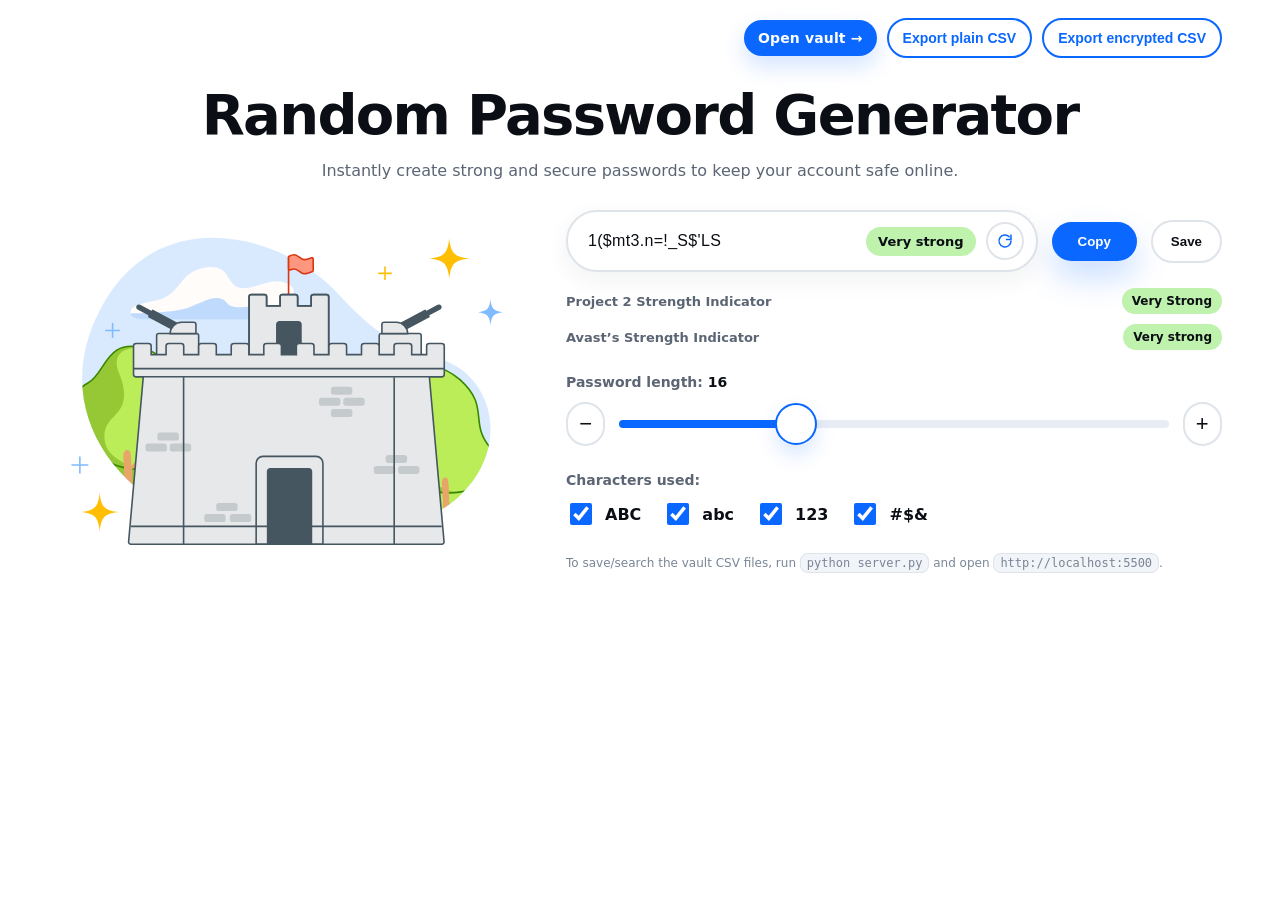
<file: Project3_Group2_Avast/index.html>
<!doctype html>
<html lang="en">
<head>
  <meta charset="utf-8" />
  <meta name="viewport" content="width=device-width, initial-scale=1" />
  <title>Random Password Generator</title>
  <link rel="stylesheet" href="./css/styles.css" />
</head>
<body>
  <div class="topbar">
    <a class="topbar__primary" href="#" id="vaultLink">Open vault →</a>
    <button class="topbar__secondary" type="button" id="exportPlainBtn" title="Download data/vault_plain.csv">Export plain CSV</button>
    <button class="topbar__secondary" type="button" id="exportEncBtn" title="Download data/vault_encrypted.csv">Export encrypted CSV</button>
  </div>

  <main class="page">
    <header class="hero">
      <h1>Random Password Generator</h1>
      <p>Instantly create strong and secure passwords to keep your account safe online.</p>
    </header>

    <section class="layout c-pwd-gen">
      <div class="illustration">
        <img id="strengthImage" alt="Strength illustration" src="./assets/Password-Generator-5.svg" />
      </div>

      <div class="panel">
        <div class="passwordRow">
          <div class="pwdField">
            <input class="c-pwd-gen__password-generated" value="" readonly aria-label="Generated password" />
            <span class="strengthPill" id="psiPill">—</span>
            <button class="iconCircle" type="button" id="regenBtn" aria-label="Regenerate" title="Regenerate">
              <svg viewBox="0 0 24 24" fill="none" aria-hidden="true">
                <path d="M20 12a8 8 0 1 1-2.34-5.66" stroke="currentColor" stroke-width="2" stroke-linecap="round"/>
                <path d="M20 4v6h-6" stroke="currentColor" stroke-width="2" stroke-linecap="round"/>
              </svg>
            </button>
          </div>

          <button class="copyBtn" type="button" id="copyBtn">Copy</button>
          <button class="saveBtn" type="button" id="saveBtn" title="Save">
            Save
          </button>
        </div>

        <div class="strengthCompare">
          <div class="strengthLine">
            <span class="strengthLabel">Project 2 Strength Indicator</span>
            <span class="miniPill" id="projectPill">—</span>
          </div>
          <div class="strengthLine">
            <span class="strengthLabel">Avast’s Strength Indicator</span>
            <span class="miniPill is-blue" id="avastPill">—</span>
          </div>
        </div>

        <div class="lenBlock">
          <div class="lenLabel">Password length: <span class="c-pwd-gen__length-value">16</span></div>
          <div class="sliderRow">
            <button class="circleBtn c-pwd-gen--decrement" type="button" aria-label="Decrease length">−</button>
            <input class="c-pwd-gen__slider" type="range" min="1" max="50" value="16" />
            <button class="circleBtn c-pwd-gen--increment" type="button" aria-label="Increase length">+</button>
          </div>
        </div>

        <div class="charsBlock">
          <div class="lenLabel">Characters used:</div>
          <div class="checks" role="group" aria-label="Character categories">
            <label class="check">
              <input class="c-pwd-gen__custom-control-input" type="checkbox" value="A" checked />
              <span>ABC</span>
            </label>
            <label class="check">
              <input class="c-pwd-gen__custom-control-input" type="checkbox" value="a" checked />
              <span>abc</span>
            </label>
            <label class="check">
              <input class="c-pwd-gen__custom-control-input" type="checkbox" value="0" checked />
              <span>123</span>
            </label>
            <label class="check">
              <input class="c-pwd-gen__custom-control-input" type="checkbox" value="!" checked />
              <span>#$&amp;</span>
            </label>
          </div>
        </div>

        <div class="tinyNote">
          To save/search the vault CSV files, run <code>python server.py</code> and open <code>http://localhost:5500</code>.
        </div>
      </div>
    </section>
  </main>

  <!-- Save modal -->
  <dialog id="saveModal">
    <div class="modalHead">
      <h3>Save password</h3>
      <button class="textBtn" id="modalClose" type="button" aria-label="Close">✕</button>
    </div>

    <div class="modalBody">
      <div class="modalGrid">
        <div class="field">
          <label for="siteInput">Website</label>
          <input id="siteInput" placeholder="e.g., google.com" />
        </div>
        <div class="field">
          <label for="userInput">Username</label>
          <input id="userInput" placeholder="e.g., jeff" />
        </div>

        <div class="field" style="grid-column: 1 / -1;">
          <label for="pwdInput">Password (saved)</label>
          <input id="pwdInput" readonly />
        </div>

        <div class="field" style="grid-column: 1 / -1;">
          <div class="cardLine">
            <label for="ccNumber" style="margin:0;">Credit card number</label>
            <img id="ccLogo" alt="Card logo" src="./assets/cards/unknown.svg" />
          </div>
          <input id="ccNumber" inputmode="numeric" placeholder="•••• •••• •••• ••••" />
        </div>
        <div class="field" style="grid-column: 1 / -1;">
          <label for="ccName">Cardholder Name</label>
          <input id="ccName" placeholder="e.g., JEFF SMITH" autocomplete="off" />
        </div>
        <div class="field">
          <label for="ccExp">Expiry (MM/YY or MM/YYYY)</label>
          <input id="ccExp" placeholder="07/29" />
        </div>
        <div class="field">
          <label for="ccCvc">CVC</label>
          <input id="ccCvc" inputmode="numeric" placeholder="123" />
        </div>
        <div class="field">
          <label for="ccZip">Billing Zip Code</label>
          <input id="ccZip" inputmode="numeric" placeholder="12345" maxlength="5" />
        </div>
      </div>

      <div class="errors" id="ccErrors"></div>
      <div class="errors" id="saveErrors"></div>

      <div class="modalActions">
        <button class="btnOutline" id="modalCancel" type="button">Cancel</button>
        <button class="btnPrimary" id="modalSave" type="button">Save</button>
      </div>

      <div class="tinyNote" style="margin-top:12px;">
        Saves to the same two files every time: <code>data/vault_plain.csv</code> and <code>data/vault_encrypted.csv</code>.
      </div>
    </div>
  </dialog>

  <div id="toast" class="toast" role="status" aria-live="polite"></div>

  <!-- Runtime that exposes modules from prettyrandompasswordgenerator -->
  <script src="./js/pretty_runtime.js"></script>
  <script src="./js/pretty_chunk.js"></script>
  <script type="module" src="./js/app.js"></script>
</body>
</html>
</file>
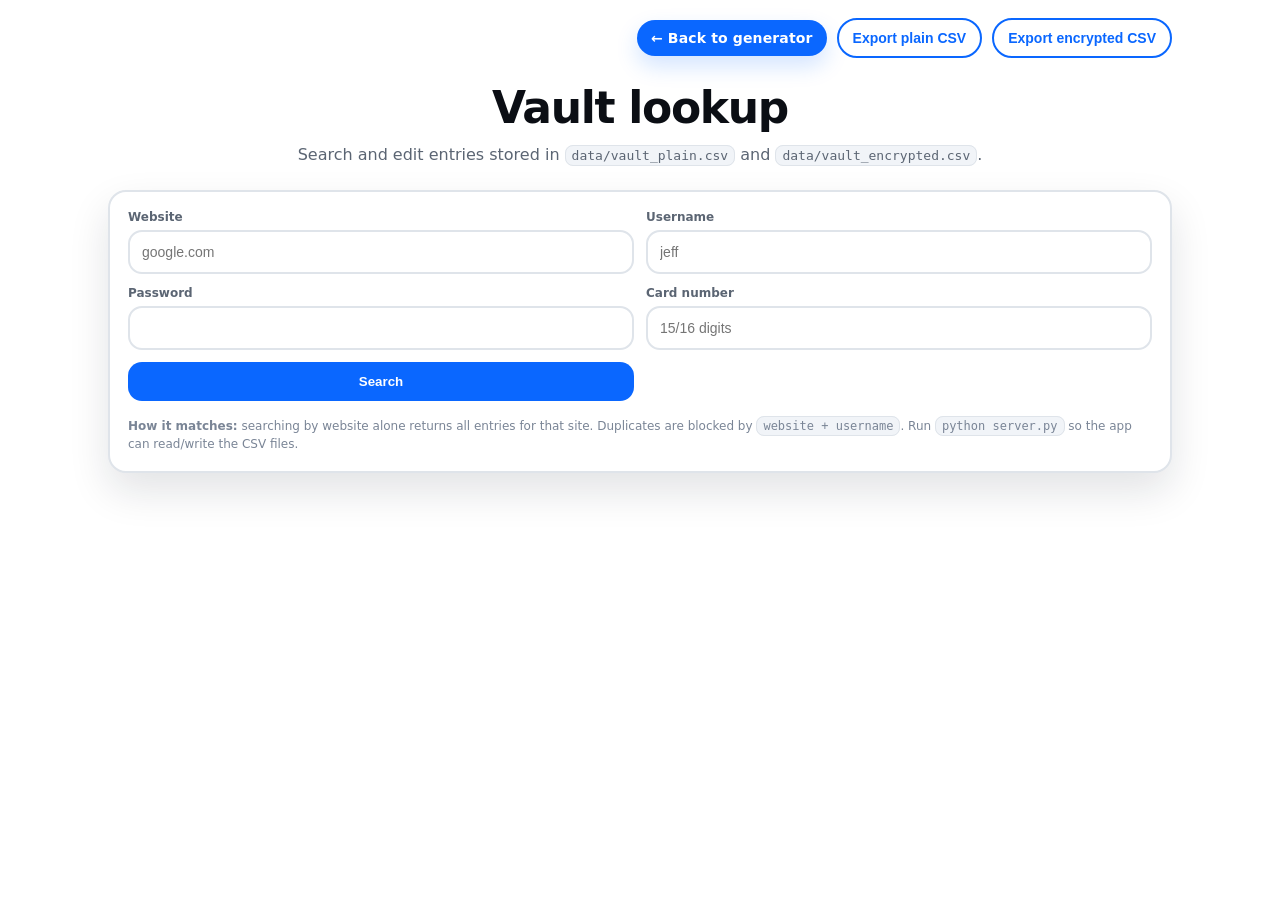
<file: Project3_Group2_Avast/lookup.html>
<!doctype html>
<html lang="en">
<head>
  <meta charset="utf-8" />
  <meta name="viewport" content="width=device-width, initial-scale=1" />
  <title>Vault Lookup</title>
  <link rel="stylesheet" href="./css/lookup.css" />
</head>
<body>
  <div class="topbar">
    <a class="topbar__primary" href="#" id="backLink">← Back to generator</a>
      <button class="topbar__secondary" type="button" id="exportPlainBtn" title="Download data/vault_plain.csv">Export plain CSV</button>
      <button class="topbar__secondary" type="button" id="exportEncBtn" title="Download data/vault_encrypted.csv">Export encrypted CSV</button>
  </div>

  <main class="page">
    <header class="hero">
      <h1>Vault lookup</h1>
      <p>Search and edit entries stored in <code>data/vault_plain.csv</code> and <code>data/vault_encrypted.csv</code>.</p>
    </header>

    <section class="card">
      <div class="controls">
        <div class="field">
          <label for="qWebsite">Website</label>
          <input id="qWebsite" placeholder="google.com" />
        </div>
        <div class="field">
          <label for="qUsername">Username</label>
          <input id="qUsername" placeholder="jeff" />
        </div>
        <div class="field">
          <label for="qPassword">Password</label>
          <input id="qPassword" placeholder="" />
        </div>
        <div class="field">
          <label for="qCardNumber">Card number</label>
          <input id="qCardNumber" inputmode="numeric" placeholder="15/16 digits" />
        </div>
        <button class="btnPrimary" type="button" id="searchBtn">Search</button>
      </div>

      <!-- Multi-result list (shown when >1 match) -->
      <div id="resultsList" class="resultsList hidden">
        <div class="resultsListHead">
          <span id="resultsCount"></span>
          <span class="tiny">Click a row to edit</span>
        </div>
        <table class="resultsTable">
          <thead>
            <tr>
              <th>Website</th>
              <th>Username</th>
              <th>Card type</th>
              <th>Saved</th>
            </tr>
          </thead>
          <tbody id="resultsBody"></tbody>
        </table>
      </div>

      <!-- Single entry editor -->
      <div id="result" class="result hidden">
        <div class="resultHead">
          <h2 id="resultHeading">Entry</h2>
          <div class="tiny" id="rCreated"></div>
        </div>

        <div class="resultGrid">
          <div class="field">
            <label for="rWebsite">Website</label>
            <input id="rWebsite" />
          </div>
          <div class="field">
            <label for="rUsername">Username</label>
            <input id="rUsername" />
          </div>
          <div class="field" style="grid-column: 1 / -1;">
            <label for="rPassword">Password</label>
            <input id="rPassword" />
          </div>

          <div class="field" style="grid-column: 1 / -1;">
            <div class="cardLine">
              <label for="rCardNumber" style="margin:0;">Card number</label>
              <img id="rCardLogo" alt="Card logo" src="./assets/cards/unknown.svg" />
            </div>
            <div class="revealRow">
              <input id="rCardNumber" inputmode="numeric" type="password" autocomplete="off" />
              <button class="iconCircle revealBtn" type="button" data-target="rCardNumber" aria-label="Show/hide card number" title="Show/hide">
                <svg viewBox="0 0 24 24" fill="none" aria-hidden="true"><path d="M1 12s4-8 11-8 11 8 11 8-4 8-11 8-11-8-11-8z" stroke="currentColor" stroke-width="2"/><circle cx="12" cy="12" r="3" stroke="currentColor" stroke-width="2"/></svg>
              </button>
            </div>
          </div>

          <div class="field" style="grid-column: 1 / -1;">
            <label for="rCardName">Cardholder Name</label>
            <div class="revealRow">
              <input id="rCardName" type="password" autocomplete="off" />
              <button class="iconCircle revealBtn" type="button" data-target="rCardName" aria-label="Show/hide cardholder name" title="Show/hide">
                <svg viewBox="0 0 24 24" fill="none" aria-hidden="true"><path d="M1 12s4-8 11-8 11 8 11 8-4 8-11 8-11-8-11-8z" stroke="currentColor" stroke-width="2"/><circle cx="12" cy="12" r="3" stroke="currentColor" stroke-width="2"/></svg>
              </button>
            </div>
          </div>

          <div class="field">
            <label for="rCardExp">Expiry</label>
            <div class="revealRow">
              <input id="rCardExp" placeholder="MM/YY" type="password" autocomplete="off" />
              <button class="iconCircle revealBtn" type="button" data-target="rCardExp" aria-label="Show/hide expiry" title="Show/hide">
                <svg viewBox="0 0 24 24" fill="none" aria-hidden="true"><path d="M1 12s4-8 11-8 11 8 11 8-4 8-11 8-11-8-11-8z" stroke="currentColor" stroke-width="2"/><circle cx="12" cy="12" r="3" stroke="currentColor" stroke-width="2"/></svg>
              </button>
            </div>
          </div>

          <div class="field">
            <label for="rCardCvc">CVC</label>
            <div class="revealRow">
              <input id="rCardCvc" inputmode="numeric" type="password" autocomplete="off" />
              <button class="iconCircle revealBtn" type="button" data-target="rCardCvc" aria-label="Show/hide CVC" title="Show/hide">
                <svg viewBox="0 0 24 24" fill="none" aria-hidden="true"><path d="M1 12s4-8 11-8 11 8 11 8-4 8-11 8-11-8-11-8z" stroke="currentColor" stroke-width="2"/><circle cx="12" cy="12" r="3" stroke="currentColor" stroke-width="2"/></svg>
              </button>
            </div>
          </div>

          <div class="field">
            <label for="rCardZip">Billing Zip</label>
            <div class="revealRow">
              <input id="rCardZip" inputmode="numeric" maxlength="5" type="password" autocomplete="off" />
              <button class="iconCircle revealBtn" type="button" data-target="rCardZip" aria-label="Show/hide zip" title="Show/hide">
                <svg viewBox="0 0 24 24" fill="none" aria-hidden="true"><path d="M1 12s4-8 11-8 11 8 11 8-4 8-11 8-11-8-11-8z" stroke="currentColor" stroke-width="2"/><circle cx="12" cy="12" r="3" stroke="currentColor" stroke-width="2"/></svg>
              </button>
            </div>
          </div>
        </div>

        <div class="row">
          <div class="tiny" id="rCardType"></div>
          <div style="display:flex; gap:8px; align-items:center; flex-wrap:wrap;">
            <button class="btnOutline" type="button" id="backToListBtn">← All results</button>
            <button class="btnPrimary" type="button" id="saveBtn">Save changes</button>
          </div>
        </div>
        <div class="errors" id="saveErrors"></div>
      </div>

      <div class="note">
        <strong>How it matches:</strong> searching by website alone returns all entries for that site. Duplicates are blocked by <code>website + username</code>.
        Run <code>python server.py</code> so the app can read/write the CSV files.
      </div>
    </section>
  </main>

  <div id="toast" class="toast" role="status" aria-live="polite"></div>
  <script type="module" src="./js/lookup.js"></script>
</body>
</html>
</file>
<file: Project3_Group2_Avast/css/styles.css>
:root{
  --bg:#ffffff;
  --text:#0b0e14;
  --muted:#5b6573;
  --muted2:#7a8596;
  --border:#dfe4ea;
  --shadow:0 18px 40px rgba(14, 26, 44, 0.12);
  --blue:#0a67ff;
  --blue2:#1f7bff;
  --green:#6bd64a;
  --green-bg:#bff3ad;
  --pill-text:#0b0e14;
}

*{box-sizing:border-box;}
html,body{height:100%;}
body{
  margin:0;
  font-family: ui-sans-serif, system-ui, -apple-system, Segoe UI, Roboto, Helvetica, Arial, "Apple Color Emoji","Segoe UI Emoji";
  background: var(--bg);
  color: var(--text);
}

a{color:inherit; text-decoration:none;}
a:hover{text-decoration:underline;}

.topbar{
  max-width: 1200px;
  margin: 0 auto;
  padding: 18px 18px 0;
  display:flex;
  justify-content:flex-end;
  align-items:center;
  gap: 10px;
  flex-wrap: wrap;
}

.topbar__primary{
  display:inline-flex;
  align-items:center;
  justify-content:center;
  padding: 10px 14px;
  border-radius: 999px;
  background: var(--blue);
  color: #fff;
  font-weight: 800;
  font-size: 14px;
  letter-spacing: 0.01em;
  box-shadow: 0 10px 22px rgba(10, 103, 255, 0.18);
  text-decoration:none;
  border: none;
  cursor:pointer;
  user-select:none;
}
.topbar__primary:hover{ background: var(--blue2); text-decoration:none; }
.topbar__primary:active{ transform: translateY(1px); }

.topbar__secondary{
  display:inline-flex;
  align-items:center;
  justify-content:center;
  padding: 10px 14px;
  border-radius: 999px;
  background: #fff;
  color: var(--blue);
  font-weight: 800;
  font-size: 14px;
  border: 2px solid var(--blue);
  cursor:pointer;
  user-select:none;
  text-decoration:none;
}
.topbar__secondary:hover{ background: rgba(10, 103, 255, 0.06); }
.topbar__secondary:active{ transform: translateY(1px); }

.page{
  max-width: 1200px;
  margin: 0 auto;
  padding: 14px 18px 64px;
}

.hero{
  text-align:center;
  margin: 10px auto 30px;
}
.hero h1{
  margin:0;
  font-size: 56px;
  letter-spacing:-0.03em;
}
.hero p{
  margin: 14px 0 0;
  font-size: 16px;
  color: var(--muted);
}

.layout{
  display:flex;
  align-items:center;
  justify-content:center;
  gap: 48px;
}

.illustration{
  flex: 0 0 460px;
  display:flex;
  align-items:center;
  justify-content:center;
}
.illustration img{
  width: 100%;
  height: auto;
  max-width: 520px;
}

.panel{
  flex: 1 1 540px;
  min-width: 320px;
}

.passwordRow{
  display:flex;
  align-items:center;
  gap: 14px;
}

.pwdField{
  flex: 1;
  display:flex;
  align-items:center;
  gap: 10px;
  border: 2px solid var(--border);
  border-radius: 999px;
  padding: 10px 12px;
  box-shadow: 0 8px 24px rgba(14, 26, 44, 0.06);
  background: #fff;
}

.c-pwd-gen__password-generated{
  border: none;
  outline: none;
  font-size: 16px;
  letter-spacing: 0.02em;
  flex:1;
  padding: 6px 8px;
  color: var(--text);
  background: transparent;
}

.strengthPill{
  display:inline-flex;
  align-items:center;
  justify-content:center;
  padding: 7px 12px;
  border-radius: 999px;
  background: var(--green-bg);
  color: var(--pill-text);
  font-weight: 800;
  font-size: 13px;
  white-space:nowrap;
}

.iconCircle{
  width: 38px;
  height: 38px;
  border-radius: 999px;
  border: 2px solid var(--border);
  background: #fff;
  cursor:pointer;
  display:flex;
  align-items:center;
  justify-content:center;
  transition: transform .07s ease, background .2s ease;
}
.iconCircle:hover{background:#f6f8fb;}
.iconCircle:active{transform: translateY(1px);}
.iconCircle svg{width:18px; height:18px; color: var(--blue);}

.copyBtn{
  border:none;
  background: var(--blue);
  color:#fff;
  padding: 12px 26px;
  border-radius: 999px;
  font-weight: 800;
  cursor:pointer;
  box-shadow: 0 16px 32px rgba(10, 103, 255, 0.22);
  transition: transform .07s ease, background .2s ease;
}
.copyBtn:hover{background: var(--blue2);} 
.copyBtn:active{transform: translateY(1px);} 

.saveBtn{
  border: 2px solid var(--border);
  background: #fff;
  color: var(--text);
  padding: 12px 18px;
  border-radius: 999px;
  font-weight: 800;
  cursor:pointer;
  transition: transform .07s ease, background .2s ease;
}
.saveBtn:hover{background:#f6f8fb;}
.saveBtn:active{transform: translateY(1px);} 

.strengthCompare{
  margin-top: 16px;
  display:grid;
  gap: 10px;
}

.strengthLine{
  display:flex;
  align-items:center;
  justify-content:space-between;
  gap: 12px;
}
.strengthLabel{
  color: var(--muted);
  font-weight: 700;
  font-size: 13px;
}

.miniPill{
  display:inline-flex;
  align-items:center;
  justify-content:center;
  padding: 6px 10px;
  border-radius: 999px;
  background: #eef2f7;
  color: var(--text);
  font-weight: 800;
  font-size: 12px;
  white-space:nowrap;
}
.miniPill.is-blue{ background: rgba(10, 103, 255, 0.12); color: #0a3dba; }

/* dynamic strength colors (JS toggles these) */
.miniPill.s0, .strengthPill.s0{ background:#ffe7ea; color:#7b1b24; }
.miniPill.s1, .strengthPill.s1{ background:#fff3da; color:#6b3b00; }
.miniPill.s2, .strengthPill.s2{ background:#e8f0ff; color:#123e9b; }
.miniPill.s3, .strengthPill.s3{ background:#e0f8e2; color:#0d4d18; }
.miniPill.s4, .strengthPill.s4{ background: var(--green-bg); color: var(--pill-text); }

.lenBlock{
  margin-top: 24px;
}
.lenLabel{
  font-weight: 700;
  color: var(--muted);
  font-size: 14px;
}
.c-pwd-gen__length-value{
  font-weight: 900;
  color: var(--text);
}

.sliderRow{
  display:flex;
  align-items:center;
  gap: 12px;
  margin-top: 12px;
}

.circleBtn{
  width: 44px;
  height: 44px;
  border-radius: 999px;
  border: 2px solid var(--border);
  background: #fff;
  font-size: 22px;
  line-height: 0;
  cursor:pointer;
  color: var(--text);
  transition: transform .07s ease, background .2s ease;
}
.circleBtn:hover{background:#f6f8fb;}
.circleBtn:active{transform: translateY(1px);} 
.circleBtn:disabled{opacity:0.4; cursor:not-allowed;}

.c-pwd-gen__slider{
  width: 100%;
  height: 8px;
  border-radius: 999px;
  -webkit-appearance:none;
  appearance:none;
  background: #e8edf5;
  outline:none;
}
.c-pwd-gen__slider::-webkit-slider-thumb{
  -webkit-appearance:none;
  appearance:none;
  width: 42px;
  height: 42px;
  border-radius: 999px;
  background: #fff;
  border: 2px solid var(--blue);
  box-shadow: 0 10px 20px rgba(10, 103, 255, 0.15);
  cursor:pointer;
}
.c-pwd-gen__slider::-moz-range-thumb{
  width: 42px;
  height: 42px;
  border-radius: 999px;
  background: #fff;
  border: 2px solid var(--blue);
  cursor:pointer;
}

.charsBlock{
  margin-top: 26px;
}

.checks{
  margin-top: 12px;
  display:flex;
  gap: 22px;
  flex-wrap:wrap;
}

.check{
  display:flex;
  align-items:center;
  gap: 10px;
  font-weight: 800;
  color: var(--text);
  user-select:none;
}
.check input{
  width: 22px;
  height: 22px;
  border-radius: 6px;
  accent-color: var(--blue);
  cursor:pointer;
}

.tinyNote{
  margin-top: 26px;
  color: var(--muted2);
  font-size: 12px;
  line-height: 1.5;
}
.tinyNote code{
  background:#f1f4f8;
  border: 1px solid var(--border);
  padding: 2px 6px;
  border-radius: 8px;
}

/* Modal */
dialog{
  border: none;
  border-radius: 18px;
  padding: 0;
  width: min(720px, calc(100% - 22px));
  box-shadow: var(--shadow);
}
dialog::backdrop{ background: rgba(7, 18, 33, 0.45); }

.modalHead{
  padding: 16px 18px;
  border-bottom: 1px solid var(--border);
  display:flex;
  align-items:center;
  justify-content:space-between;
}
.modalHead h3{ margin:0; font-size: 16px; letter-spacing:-0.01em; }

.textBtn{
  border:none;
  background: transparent;
  cursor:pointer;
  font-size: 18px;
  color: var(--muted);
}

.modalBody{ padding: 16px 18px 18px; }

.modalGrid{
  display:grid;
  grid-template-columns: 1fr 1fr;
  gap: 12px;
}

@media (max-width: 820px){
  .layout{ flex-direction: column; gap: 22px; }
  .illustration{ flex-basis:auto; width: min(560px, 100%); }
  .hero h1{ font-size: 40px; }
  .modalGrid{ grid-template-columns: 1fr; }
  .passwordRow{ flex-direction: column; align-items: stretch; }
  .copyBtn,.saveBtn{ width: 100%; }
}

.field label{
  display:block;
  font-size: 12px;
  color: var(--muted);
  font-weight: 800;
  margin-bottom: 6px;
}
.field input{
  width:100%;
  border: 2px solid var(--border);
  border-radius: 14px;
  padding: 12px 12px;
  outline:none;
  font-size: 14px;
}
.field input:focus{ border-color: rgba(10, 103, 255, 0.55); }

.cardLine{
  display:flex;
  align-items:center;
  justify-content:space-between;
  gap: 12px;
}
.cardLine img{
  width: 52px;
  height: 34px;
  border-radius: 10px;
  border: 1px solid var(--border);
  background: #fff;
}

.errors{
  margin-top: 10px;
  color: #b42318;
  font-size: 12px;
  font-weight: 700;
}

.modalActions{
  margin-top: 14px;
  display:flex;
  justify-content:flex-end;
  gap: 10px;
}
.btnPrimary{
  border:none;
  background: var(--blue);
  color:#fff;
  padding: 12px 16px;
  border-radius: 14px;
  font-weight: 900;
  cursor:pointer;
}
.btnPrimary:hover{ background: var(--blue2); }

.btnOutline{
  border: 2px solid var(--border);
  background:#fff;
  color: var(--text);
  padding: 12px 16px;
  border-radius: 14px;
  font-weight: 900;
  cursor:pointer;
}
.btnOutline:hover{ background:#f6f8fb; }

/* Toast */
.toast{
  position: fixed;
  left: 50%;
  bottom: 18px;
  transform: translateX(-50%);
  background: rgba(11, 14, 20, 0.86);
  color: #fff;
  padding: 10px 12px;
  border-radius: 14px;
  font-weight: 800;
  opacity:0;
  pointer-events:none;
  transition: opacity .2s ease, transform .2s ease;
}
.toast.show{ opacity:1; transform: translateX(-50%) translateY(-2px); }
</file>
<file: Project3_Group2_Avast/css/lookup.css>
:root{
  --bg:#ffffff;
  --text:#0b0e14;
  --muted:#5b6573;
  --muted2:#7a8596;
  --border:#dfe4ea;
  --shadow:0 18px 40px rgba(14, 26, 44, 0.12);
  --blue:#0a67ff;
  --blue2:#1f7bff;
}

*{box-sizing:border-box;}
html,body{height:100%;}
body{
  margin:0;
  font-family: ui-sans-serif, system-ui, -apple-system, Segoe UI, Roboto, Helvetica, Arial;
  background: var(--bg);
  color: var(--text);
}

a{color:inherit; text-decoration:none;}
a:hover{text-decoration:underline;}

.topbar{
  max-width: 1100px;
  margin: 0 auto;
  padding: 18px 18px 0;
  display:flex;
  justify-content:flex-end;
  align-items:center;
  gap: 10px;
  flex-wrap: wrap;
}

.topbar__primary{
  display:inline-flex;
  align-items:center;
  justify-content:center;
  padding: 10px 14px;
  border-radius: 999px;
  background: var(--blue);
  color: #fff;
  font-weight: 800;
  font-size: 14px;
  letter-spacing: 0.01em;
  box-shadow: 0 10px 22px rgba(10, 103, 255, 0.18);
  text-decoration:none;
  border: none;
  cursor:pointer;
  user-select:none;
}
.topbar__primary:hover{ background: var(--blue2); text-decoration:none; }
.topbar__primary:active{ transform: translateY(1px); }

.topbar__secondary{
  display:inline-flex;
  align-items:center;
  justify-content:center;
  padding: 10px 14px;
  border-radius: 999px;
  background: #fff;
  color: var(--blue);
  font-weight: 800;
  font-size: 14px;
  border: 2px solid var(--blue);
  cursor:pointer;
  user-select:none;
  text-decoration:none;
}
.topbar__secondary:hover{ background: rgba(10, 103, 255, 0.06); }
.topbar__secondary:active{ transform: translateY(1px); }

.page{
  max-width: 1100px;
  margin: 0 auto;
  padding: 14px 18px 64px;
}

.hero{ text-align:center; margin: 10px auto 26px; }
.hero h1{ margin:0; font-size: 44px; letter-spacing:-0.03em; }
.hero p{ margin: 12px 0 0; color: var(--muted); }
.hero code{ background:#f1f4f8; border: 1px solid var(--border); padding: 2px 6px; border-radius: 8px; }

.card{
  border: 2px solid var(--border);
  border-radius: 18px;
  box-shadow: var(--shadow);
  background:#fff;
  padding: 18px;
}

.controls{
  display:grid;
  grid-template-columns: 1fr 1fr;
  gap: 12px;
  align-items:end;
}

@media (max-width: 820px){
  .controls{ grid-template-columns: 1fr; }
}

.field label{
  display:block;
  font-size: 12px;
  color: var(--muted);
  font-weight: 800;
  margin-bottom: 6px;
}
.field input{
  width:100%;
  border: 2px solid var(--border);
  border-radius: 14px;
  padding: 12px 12px;
  outline:none;
  font-size: 14px;
}
.field input:focus{ border-color: rgba(10, 103, 255, 0.55); }

.btnPrimary{
  border:none;
  background: var(--blue);
  color:#fff;
  padding: 12px 16px;
  border-radius: 14px;
  font-weight: 900;
  cursor:pointer;
}
.btnPrimary:hover{ background: var(--blue2); }

.result{ margin-top: 18px; }
.hidden{ display:none; }

.resultHead{ display:flex; justify-content:space-between; align-items:baseline; gap: 12px; }
.resultHead h2{ margin:0; font-size: 16px; }

.resultGrid{
  display:grid;
  grid-template-columns: 1fr 1fr;
  gap: 12px;
  margin-top: 12px;
}
@media (max-width: 820px){
  .resultGrid{ grid-template-columns: 1fr; }
}

.row{ display:flex; justify-content:space-between; align-items:center; gap: 12px; margin-top: 12px; flex-wrap:wrap; }

.cardLine{
  display:flex;
  align-items:center;
  justify-content:space-between;
  gap: 12px;
}
.cardLine img{
  width: 52px;
  height: 34px;
  border-radius: 10px;
  border: 1px solid var(--border);
  background: #fff;
}

.tiny{ color: var(--muted2); font-size: 12px; }

.errors{ margin-top: 10px; color:#b42318; font-weight: 800; font-size: 12px; }

.note{
  margin-top: 16px;
  color: var(--muted2);
  font-size: 12px;
  line-height: 1.5;
}
.note code{ background:#f1f4f8; border: 1px solid var(--border); padding: 2px 6px; border-radius: 8px; }

.toast{
  position: fixed;
  left: 50%;
  bottom: 18px;
  transform: translateX(-50%);
  background: rgba(11, 14, 20, 0.86);
  color: #fff;
  padding: 10px 12px;
  border-radius: 14px;
  font-weight: 800;
  opacity:0;
  pointer-events:none;
  transition: opacity .2s ease, transform .2s ease;
}
.toast.show{ opacity:1; transform: translateX(-50%) translateY(-2px); }

/* Reveal row for masked card fields */
.revealRow {
  display: flex;
  gap: 8px;
  align-items: center;
}
.revealRow input {
  flex: 1;
}
.revealBtn {
  flex-shrink: 0;
  width: 36px;
  height: 36px;
  padding: 0;
  display: flex;
  align-items: center;
  justify-content: center;
  background: transparent;
  border: 1px solid #c9d3e0;
  border-radius: 50%;
  cursor: pointer;
  color: #5a6a7e;
  transition: background 0.15s, color 0.15s;
}
.revealBtn:hover {
  background: #e8edf5;
  color: #1a6eff;
}
.revealBtn svg {
  width: 16px;
  height: 16px;
}
.revealBtn.is-visible {
  color: #1a6eff;
  border-color: #1a6eff;
}

/* ---- Multi-result list ---- */
.resultsList {
  margin-top: 20px;
  border-top: 1px solid #e0e7f0;
  padding-top: 16px;
}
.resultsListHeader {
  font-size: 13px;
  font-weight: 600;
  color: #5a6a7e;
  margin-bottom: 10px;
  text-transform: uppercase;
  letter-spacing: 0.04em;
}
.resultItem {
  display: flex;
  align-items: center;
  justify-content: space-between;
  padding: 12px 14px;
  border: 1px solid #e0e7f0;
  border-radius: 8px;
  margin-bottom: 8px;
  background: #f8fafc;
  cursor: pointer;
  transition: background 0.13s, border-color 0.13s;
  gap: 12px;
}
.resultItem:hover {
  background: #eef3fb;
  border-color: #b0c4de;
}
.resultItem__info {
  display: flex;
  flex-direction: column;
  gap: 2px;
  min-width: 0;
}
.resultItem__title {
  font-size: 15px;
  font-weight: 600;
  color: #1a2a3a;
  white-space: nowrap;
  overflow: hidden;
  text-overflow: ellipsis;
}
.resultItem__sub {
  font-size: 12px;
  color: #7a8fa8;
}
.resultItem__arrow {
  color: #9aabbd;
  font-size: 18px;
  flex-shrink: 0;
}

/* ---- Decrypt/verify panel ---- */
.decryptPanel {
  margin-top: 18px;
  border: 1px solid #b8d4f8;
  border-radius: 10px;
  background: #f0f6ff;
  padding: 14px 16px;
}
.decryptHead {
  display: flex;
  align-items: center;
  justify-content: space-between;
  margin-bottom: 12px;
}
.decryptTitle {
  font-size: 13px;
  font-weight: 600;
  color: #1a6eff;
  text-transform: uppercase;
  letter-spacing: 0.04em;
}
.decryptGrid {
  display: grid;
  grid-template-columns: 1fr 1fr;
  gap: 8px 16px;
}
.decryptField {
  display: flex;
  flex-direction: column;
  gap: 2px;
}
.decryptField label {
  font-size: 11px;
  font-weight: 600;
  color: #5a6a7e;
  text-transform: uppercase;
  letter-spacing: 0.04em;
}
.decryptField .decryptValue {
  font-size: 13px;
  font-family: monospace;
  color: #1a2a3a;
  word-break: break-all;
  background: white;
  border: 1px solid #c8daf0;
  border-radius: 5px;
  padding: 5px 8px;
}
.decryptField .decryptValue.is-match {
  color: #1a8f4a;
  border-color: #a0dcb8;
  background: #f0faf5;
}
.decryptField .decryptValue.is-mismatch {
  color: #d04020;
  border-color: #f0b8a8;
  background: #fff5f0;
}
.decryptField.full {
  grid-column: 1 / -1;
}

/* ---- Multi-result list ---- */
.resultsList {
  margin-top: 18px;
  border: 2px solid var(--border);
  border-radius: 14px;
  overflow: hidden;
}

.resultsListHead {
  display: flex;
  justify-content: space-between;
  align-items: center;
  padding: 10px 14px;
  background: #f7f9fc;
  border-bottom: 2px solid var(--border);
  font-weight: 800;
  font-size: 13px;
}

.resultsTable {
  width: 100%;
  border-collapse: collapse;
  font-size: 13px;
}

.resultsTable thead tr {
  background: #f7f9fc;
}

.resultsTable th {
  padding: 9px 14px;
  text-align: left;
  font-size: 11px;
  font-weight: 800;
  color: var(--muted);
  border-bottom: 1px solid var(--border);
  text-transform: uppercase;
  letter-spacing: 0.05em;
}

.resultsTable td {
  padding: 11px 14px;
  border-bottom: 1px solid var(--border);
  color: var(--text);
}

.resultsRow {
  cursor: pointer;
  transition: background 0.12s;
}

.resultsRow:hover {
  background: #f0f4ff;
}

.resultsRow.is-selected {
  background: #e6efff;
  outline: 2px solid var(--blue);
  outline-offset: -2px;
}

.resultsRow:last-child td {
  border-bottom: none;
}

/* ---- Back to list button ---- */
.btnOutline {
  border: 2px solid var(--border);
  background: #fff;
  color: var(--text);
  padding: 10px 14px;
  border-radius: 14px;
  font-weight: 700;
  font-size: 13px;
  cursor: pointer;
  transition: border-color 0.15s, background 0.15s;
}
.btnOutline:hover {
  border-color: var(--blue);
  color: var(--blue);
  background: #f0f4ff;
}
</file>
